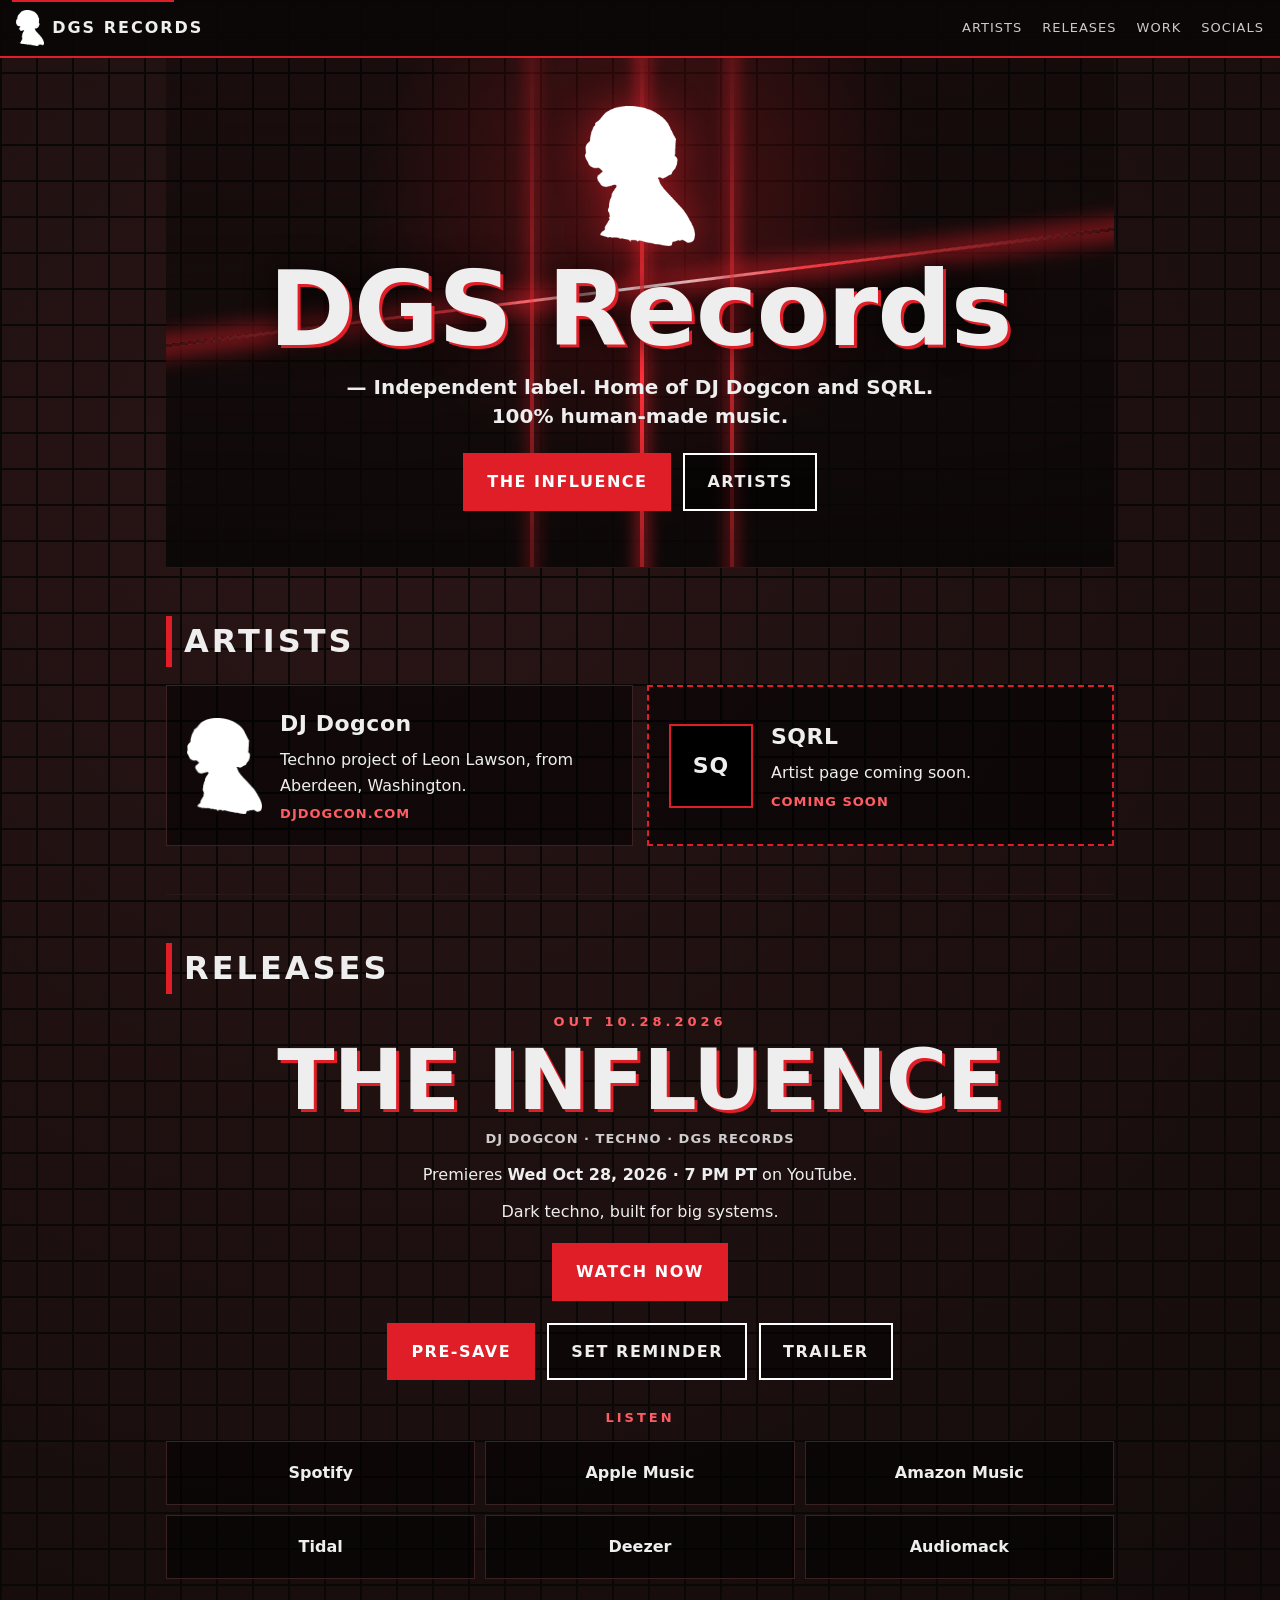
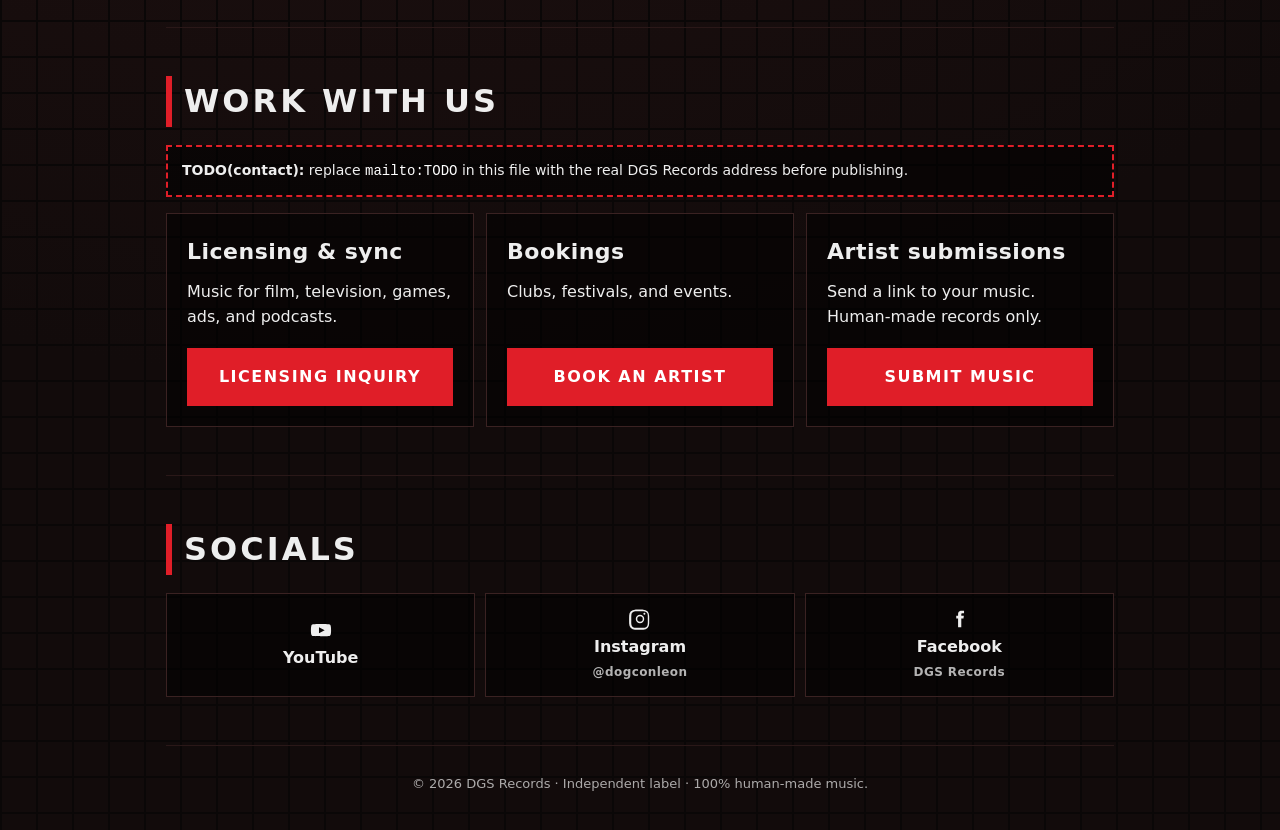
<file: dgs-records-site/index.html>
<!doctype html>
<html lang="en">
<head>
<meta charset="utf-8">
<meta name="viewport" content="width=device-width, initial-scale=1">
<title>DGS Records — Independent label</title>
<meta name="description" content="DGS Records is an independent label. Home of DJ Dogcon and SQRL. 100% human-made music. THE INFLUENCE out 10.28.2026.">
<link rel="canonical" href="https://dgsrecords.com/">
<meta name="theme-color" content="#0e0a0a">
<meta name="color-scheme" content="dark">
<link rel="icon" type="image/png" href="assets/favicon.png">
<link rel="apple-touch-icon" href="assets/apple-touch-icon.png">
<meta property="og:type" content="website">
<meta property="og:url" content="https://dgsrecords.com/">
<meta property="og:title" content="DGS Records — Independent label">
<meta property="og:description" content="Home of DJ Dogcon and SQRL. 100% human-made music. THE INFLUENCE out 10.28.2026.">
<meta property="og:image" content="https://dgsrecords.com/assets/og.jpg">
<meta property="og:image:width" content="1200">
<meta property="og:image:height" content="630">
<meta property="og:image:alt" content="DGS Records dog logo on a black and red label card">
<meta name="twitter:card" content="summary_large_image">
<meta name="twitter:title" content="DGS Records — Independent label">
<meta name="twitter:description" content="Home of DJ Dogcon and SQRL. 100% human-made music. THE INFLUENCE out 10.28.2026.">
<meta name="twitter:image" content="https://dgsrecords.com/assets/og.jpg">
<meta name="twitter:image:alt" content="DGS Records dog logo on a black and red label card">
<script type="application/ld+json">
{
  "@context": "https://schema.org",
  "@graph": [
    {
      "@type": "Organization",
      "@id": "https://dgsrecords.com/#label",
      "name": "DGS Records",
      "url": "https://dgsrecords.com/",
      "description": "Independent label. Home of DJ Dogcon and SQRL. 100% human-made music.",
      "logo": "https://dgsrecords.com/assets/logo.png",
      "sameAs": [
        "https://www.youtube.com/@DJDogcon",
        "https://www.instagram.com/dogconleon/",
        "https://www.facebook.com/profile.php?id=61595674469223"
      ]
    },
    {
      "@type": "MusicGroup",
      "name": "DJ Dogcon",
      "url": "https://djdogcon.com/",
      "genre": "Techno",
      "foundingLocation": {
        "@type": "Place",
        "name": "Aberdeen, Washington, USA"
      },
      "member": {
        "@type": "Person",
        "name": "Leon Lawson"
      },
      "recordLabel": { "@id": "https://dgsrecords.com/#label" }
    },
    {
      "@type": "MusicAlbum",
      "@id": "https://dgsrecords.com/#the-influence",
      "name": "THE INFLUENCE",
      "byArtist": {
        "@type": "MusicGroup",
        "name": "DJ Dogcon",
        "url": "https://djdogcon.com/"
      },
      "genre": "Techno",
      "datePublished": "2026-10-28",
      "albumProductionType": "https://schema.org/StudioAlbum",
      "recordLabel": { "@id": "https://dgsrecords.com/#label" },
      "url": "https://distrokid.com/hyperfollow/djdogcon/the-influence",
      "image": "https://dgsrecords.com/assets/og.jpg"
    },
    {
      "@type": "Event",
      "name": "THE INFLUENCE: YouTube Premiere",
      "startDate": "2026-10-28T19:00-07:00",
      "eventStatus": "https://schema.org/EventScheduled",
      "eventAttendanceMode": "https://schema.org/OnlineEventAttendanceMode",
      "location": {
        "@type": "VirtualLocation",
        "url": "https://youtube.com/watch?v=liufSqOrNbs"
      },
      "description": "Premiere of DJ Dogcon's techno album THE INFLUENCE on YouTube.",
      "performer": {
        "@type": "MusicGroup",
        "name": "DJ Dogcon",
        "url": "https://djdogcon.com/"
      },
      "organizer": { "@id": "https://dgsrecords.com/#label" },
      "workPerformed": { "@id": "https://dgsrecords.com/#the-influence" },
      "offers": {
        "@type": "Offer",
        "price": "0",
        "priceCurrency": "USD",
        "availability": "https://schema.org/InStock",
        "url": "https://youtube.com/watch?v=liufSqOrNbs"
      }
    }
  ]
}
</script>
<link rel="stylesheet" href="style.css">
</head>
<body id="top">
<a class="skip" href="#content">Skip to content</a>
<header class="top">
  <a class="brand" href="#top"><img src="assets/logo.png" alt="" width="36" height="46">DGS RECORDS</a>
  <button class="nav-toggle" type="button" aria-expanded="false" aria-controls="nav">Menu</button>
  <nav id="nav">
    <a href="#artists">Artists</a>
    <a href="#releases">Releases</a>
    <a href="#work">Work</a>
    <a href="#socials">Socials</a>
  </nav>
</header>
<main id="content">
  <section class="hero" aria-labelledby="hero-title">
    <div class="lasers" aria-hidden="true"><span></span><span></span><span></span></div>
    <div class="hero-shade" aria-hidden="true"></div>
    <img class="hero-logo" src="assets/logo.png" alt="" width="140" height="179">
    <h1 id="hero-title">
      <span class="display">DGS Records</span>
      <span class="tagline">— Independent label. Home of DJ Dogcon and SQRL. 100% human-made music.</span>
    </h1>
    <div class="btns">
      <a class="btn red" href="#releases">THE INFLUENCE</a>
      <a class="btn" href="#artists">Artists</a>
    </div>
  </section>

  <section id="artists">
    <h2>Artists</h2>
    <div class="artists">
      <a class="artist" href="https://djdogcon.com">
        <img src="assets/logo.png" alt="" width="84" height="107">
        <div>
          <h3>DJ Dogcon</h3>
          <p>Techno project of Leon Lawson, from Aberdeen, Washington.</p>
          <p class="go">djdogcon.com</p>
        </div>
      </a>
      <article class="artist soon">
        <div class="mark" aria-hidden="true">SQ</div>
        <div>
          <h3>SQRL</h3>
          <p>Artist page coming soon.</p>
          <p class="pill">Coming soon</p>
        </div>
      </article>
    </div>
  </section>

  <section id="releases">
    <h2>Releases</h2>
    <article class="release">
      <p class="kicker">Out 10.28.2026</p>
      <h3>THE INFLUENCE</h3>
      <p class="by">DJ Dogcon · Techno · DGS Records</p>
      <p class="date">Premieres <strong>Wed Oct 28, 2026 · 7 PM PT</strong> on YouTube.</p>
      <p>Dark techno, built for big systems.</p>
      <div id="cd" class="cd" role="group" aria-label="Countdown to the premiere" data-premiere="2026-10-29T02:00:00Z" data-watch="https://youtube.com/watch?v=liufSqOrNbs">
        <div><b data-unit="d">--</b><span>days</span></div>
        <div><b data-unit="h">--</b><span>hrs</span></div>
        <div><b data-unit="m">--</b><span>min</span></div>
        <div><b data-unit="s">--</b><span>sec</span></div>
      </div>
      <div class="btns">
        <a class="btn red" href="https://distrokid.com/hyperfollow/djdogcon/the-influence" target="_blank" rel="noopener">Pre-save</a>
        <a class="btn" href="https://youtube.com/watch?v=liufSqOrNbs" target="_blank" rel="noopener">Set reminder</a>
        <a class="btn" href="https://www.youtube.com/watch?v=vwVBAgu9IuM" target="_blank" rel="noopener">Trailer</a>
      </div>
      <h4>Listen</h4>
      <div class="grid">
        <a href="https://open.spotify.com/artist/47vBdBppuowzfUwpLHa7eW" target="_blank" rel="noopener">Spotify</a>
        <a href="https://music.apple.com/us/search?term=DJ%20Dogcon" target="_blank" rel="noopener">Apple Music</a>
        <a href="https://music.amazon.com/artists/B0H19KYZ1B/dj-dogcon" target="_blank" rel="noopener">Amazon Music</a>
        <a href="https://tidal.com/artist/79355183" target="_blank" rel="noopener">Tidal</a>
        <a href="https://www.deezer.com/us/artist/390213041" target="_blank" rel="noopener">Deezer</a>
        <a href="https://audiomack.com/djdogcon" target="_blank" rel="noopener">Audiomack</a>
      </div>
    </article>
  </section>

  <section id="work">
    <h2>Work with us</h2>
    <!--
      TODO(contact): replace TODO in every mailto:TODO link below with the real
      DGS Records address. One find-and-replace of "mailto:TODO" is enough.
      Do not ship the placeholder.
    -->
    <p class="todo-note"><strong>TODO(contact):</strong> replace <code>mailto:TODO</code> in this file with the real DGS Records address before publishing.</p>
    <div class="services">
      <article class="service">
        <h3>Licensing &amp; sync</h3>
        <p>Music for film, television, games, ads, and podcasts.</p>
        <a class="btn red" href="mailto:TODO?subject=Licensing%20%2F%20sync%20%E2%80%94%20DGS%20Records">Licensing inquiry</a>
      </article>
      <article class="service">
        <h3>Bookings</h3>
        <p>Clubs, festivals, and events.</p>
        <a class="btn red" href="mailto:TODO?subject=Booking%20%E2%80%94%20DGS%20Records">Book an artist</a>
      </article>
      <article class="service">
        <h3>Artist submissions</h3>
        <p>Send a link to your music. Human-made records only.</p>
        <a class="btn red" href="mailto:TODO?subject=Artist%20submission%20%E2%80%94%20DGS%20Records">Submit music</a>
      </article>
    </div>
  </section>

  <section id="socials">
    <h2>Socials</h2>
    <div class="grid socials">
      <a href="https://www.youtube.com/@DJDogcon" target="_blank" rel="noopener">
        <svg viewBox="0 0 24 24" aria-hidden="true"><path d="M23 12.2s0-3.2-.4-4.6c-.2-.9-.9-1.6-1.8-1.8C19.2 5.4 12 5.4 12 5.4s-7.2 0-8.8.4c-.9.2-1.6.9-1.8 1.8C1 9 1 12.2 1 12.2s0 3.2.4 4.6c.2.9.9 1.6 1.8 1.8 1.6.4 8.8.4 8.8.4s7.2 0 8.8-.4c.9-.2 1.6-.9 1.8-1.8.4-1.4.4-4.6.4-4.6zM9.8 15.5v-6.6l6.2 3.3-6.2 3.3z"/></svg>
        YouTube
      </a>
      <a href="https://www.instagram.com/dogconleon/" target="_blank" rel="noopener">
        <svg viewBox="0 0 24 24" aria-hidden="true"><path d="M12 7.4A4.6 4.6 0 1 0 16.6 12 4.6 4.6 0 0 0 12 7.4zm0 7.6A3 3 0 1 1 15 12a3 3 0 0 1-3 3zm5.9-8.8a1.1 1.1 0 1 1-1.1-1.1 1.1 1.1 0 0 1 1.1 1.1zM21.9 8.2a6.5 6.5 0 0 0-1.8-4.6 6.5 6.5 0 0 0-4.6-1.8c-1.8-.1-7.2-.1-9 0A6.5 6.5 0 0 0 2 3.6 6.6 6.6 0 0 0 .2 8.2c-.1 1.8-.1 7.2 0 9a6.5 6.5 0 0 0 1.8 4.6 6.5 6.5 0 0 0 4.6 1.8c1.8.1 7.2.1 9 0a6.5 6.5 0 0 0 4.6-1.8 6.5 6.5 0 0 0 1.8-4.6c.1-1.8.1-7.2 0-9zm-1.8 10.9a3.7 3.7 0 0 1-2.1 2.1c-1.4.6-4.9.4-6.5.4s-5.1.1-6.5-.4a3.7 3.7 0 0 1-2.1-2.1c-.6-1.4-.4-4.9-.4-6.5s-.1-5.1.4-6.5a3.7 3.7 0 0 1 2.1-2.1c1.4-.6 4.9-.4 6.5-.4s5.1-.1 6.5.4a3.7 3.7 0 0 1 2.1 2.1c.6 1.4.4 4.9.4 6.5s.2 5.1-.4 6.5z"/></svg>
        Instagram
        <span>@dogconleon</span>
      </a>
      <a href="https://www.facebook.com/profile.php?id=61595674469223" target="_blank" rel="noopener">
        <svg viewBox="0 0 24 24" aria-hidden="true"><path d="M14.5 8.5V6.8c0-.7.5-1 1.2-1h1.8V3h-2.5C11.8 3 11 5 11 6.6v1.9H9v3h2V21h3.5v-9.5h2.4l.4-3h-2.8z"/></svg>
        Facebook
        <span>DGS Records</span>
      </a>
    </div>
  </section>
</main>
<footer>
  <p>© 2026 DGS Records · Independent label · 100% human-made music.</p>
</footer>
<script src="js/main.js"></script>
</body>
</html>
</file>
<file: dgs-records-site/style.css>
*{box-sizing:border-box;margin:0}
:root{
  --red:#e01e28;
  --red-text:#ff5c63;
  --bg:#0e0a0a;
  --brick:#1d1111;
  --mortar:#0a0707;
  --line:#3a2222;
}
html{scroll-behavior:smooth}
body{
  font:16px/1.6 system-ui,-apple-system,"Segoe UI",Roboto,sans-serif;
  color:#eee;
  background-color:var(--mortar);
  background-image:
    linear-gradient(var(--mortar) 2px,transparent 2px),
    linear-gradient(90deg,var(--mortar) 2px,transparent 2px),
    linear-gradient(90deg,var(--mortar) 2px,transparent 2px),
    radial-gradient(circle at 30% 20%,#2a1515,#120b0b 70%);
  background-size:100% 36px,72px 72px,72px 72px,cover;
  background-position:0 0,0 0,36px 36px,0 0;
}
img{max-width:100%;height:auto}
a{color:inherit}
code{font-family:ui-monospace,SFMono-Regular,Menlo,Consolas,monospace;color:#fff}
.skip{
  position:absolute;left:12px;top:-40px;z-index:9;
  background:var(--red);color:#fff;padding:8px 12px;font-weight:800;text-decoration:none;
}
.skip:focus{top:8px}
.top{
  position:sticky;top:0;z-index:5;
  display:flex;justify-content:space-between;align-items:center;gap:8px 16px;
  padding:10px 16px;background:rgba(10,7,7,.92);border-bottom:2px solid var(--red);
}
.brand{display:flex;align-items:center;gap:8px;font-weight:900;letter-spacing:2px;text-decoration:none}
.brand img{height:36px;width:auto}
nav{display:flex;gap:16px;font-size:13px;text-transform:uppercase;letter-spacing:1px}
nav a{text-decoration:none;opacity:.85}
nav a:hover{color:var(--red-text);opacity:1}
.nav-toggle{
  display:none;
  padding:8px 14px;border:2px solid #fff;background:#000;color:#fff;
  font:inherit;font-size:13px;font-weight:800;letter-spacing:1px;text-transform:uppercase;cursor:pointer;
}
main{max-width:980px;margin:0 auto;padding:0 16px}
section{padding:48px 0;border-bottom:1px solid #2a1818;scroll-margin-top:72px}
.hero{
  text-align:center;padding:48px 0 56px;position:relative;overflow:hidden;isolation:isolate;
}
.lasers{position:absolute;inset:-15% -10%;z-index:-1;pointer-events:none;mix-blend-mode:screen}
.lasers::before{
  content:"";position:absolute;left:-20%;top:46%;width:140%;height:3px;
  background:linear-gradient(90deg,transparent,rgba(224,30,40,.2),#ff3b44 40%,#fff 50%,#ff3b44 60%,rgba(224,30,40,.2),transparent);
  box-shadow:0 0 22px 6px rgba(224,30,40,.75);
  transform:rotate(-7deg);
}
.lasers span{
  position:absolute;left:50%;top:-20%;width:4px;height:160%;
  background:linear-gradient(transparent,rgba(255,40,50,.05) 10%,#ff2a32 50%,rgba(255,40,50,.05) 90%,transparent);
  box-shadow:0 0 16px 3px rgba(224,30,40,.7);
  transform-origin:50% 0;
}
.lasers span:nth-child(1){animation:beam 8s ease-in-out infinite}
.lasers span:nth-child(2){margin-left:90px;opacity:.7;animation:beam 11s ease-in-out infinite reverse}
.lasers span:nth-child(3){margin-left:-110px;opacity:.55;animation:beam 13s ease-in-out infinite}
.hero-shade{
  position:absolute;inset:0;z-index:-2;
  background:
    radial-gradient(circle at 50% 28%,rgba(224,30,40,.28),transparent 46%),
    linear-gradient(rgba(0,0,0,.25),rgba(10,7,7,.9));
}
@keyframes beam{
  0%,100%{transform:rotate(-32deg)}
  50%{transform:rotate(32deg)}
}
.hero-logo{height:140px;width:auto;filter:drop-shadow(0 0 18px rgba(224,30,40,.5))}
h1{margin-top:8px}
.display{
  display:block;
  font-size:clamp(48px,12vw,104px);line-height:.92;font-weight:900;letter-spacing:-1px;
  text-shadow:3px 3px 0 var(--red),0 0 30px rgba(0,0,0,.8);
}
.tagline{
  display:block;max-width:38rem;margin:16px auto 0;
  font-size:clamp(16px,2.4vw,20px);font-weight:600;line-height:1.45;letter-spacing:0;
  text-shadow:none;
}
.kicker{color:var(--red-text);text-transform:uppercase;letter-spacing:4px;font-weight:700;font-size:13px}
.btns{display:flex;flex-wrap:wrap;justify-content:center;gap:12px;margin:22px 0 0}
.btn{
  display:inline-block;padding:14px 22px;border:2px solid #fff;
  font-weight:800;text-transform:uppercase;letter-spacing:1.5px;text-decoration:none;
  background:rgba(0,0,0,.5);text-align:center;
}
.btn.red{background:var(--red);border-color:var(--red);color:#fff}
.btn:hover{transform:translateY(-2px)}
a:focus-visible,button:focus-visible{outline:2px solid #fff;outline-offset:3px}
h2{
  font-size:clamp(26px,5vw,32px);text-transform:uppercase;letter-spacing:3px;
  margin-bottom:18px;border-left:6px solid var(--red);padding-left:12px;
}
h3{font-size:22px;letter-spacing:.5px}
.artists{display:grid;grid-template-columns:1fr;gap:14px}
.artist{
  display:flex;align-items:center;gap:18px;
  background:rgba(0,0,0,.55);border:1px solid var(--line);padding:20px;text-decoration:none;
}
a.artist:hover{border-color:var(--red);color:var(--red-text)}
.artist img{height:96px;width:auto;flex:0 0 auto}
.artist p{margin-top:6px}
.artist.soon{border:2px dashed var(--red)}
.mark{
  width:84px;height:84px;flex:0 0 auto;display:grid;place-items:center;
  border:2px solid var(--red);background:#000;font-weight:900;letter-spacing:1px;font-size:22px;
}
.go,.pill{font-weight:800;letter-spacing:1px;text-transform:uppercase;font-size:13px;color:var(--red-text)}
.release{text-align:center}
.release h3{
  font-size:clamp(40px,10vw,84px);line-height:.95;font-weight:900;letter-spacing:-1px;
  text-shadow:3px 3px 0 var(--red);margin:8px 0;
}
.by{opacity:.85;letter-spacing:1px;text-transform:uppercase;font-size:13px;font-weight:700}
.date{margin:12px 0}
.cd{display:flex;justify-content:center;flex-wrap:wrap;gap:10px;margin:18px 0}
.cd div{background:rgba(0,0,0,.6);border:1px solid var(--red);padding:8px 0;width:70px}
.cd b{display:block;font-size:28px;font-variant-numeric:tabular-nums}
.cd span{font-size:11px;text-transform:uppercase;letter-spacing:2px;opacity:.7}
.release h4{
  margin:28px 0 12px;font-size:13px;letter-spacing:3px;text-transform:uppercase;color:var(--red-text);
}
.grid{display:grid;grid-template-columns:repeat(2,1fr);gap:10px}
.grid a{
  display:flex;flex-direction:column;align-items:center;justify-content:center;gap:4px;
  min-height:64px;padding:14px;text-align:center;font-weight:700;text-decoration:none;
  background:rgba(0,0,0,.55);border:1px solid var(--line);
}
.grid a:hover{border-color:var(--red);color:var(--red-text)}
.grid a span{display:block;font-size:12px;font-weight:600;letter-spacing:.4px;opacity:.75}
.grid svg{width:22px;height:22px;fill:currentColor}
.todo-note{
  margin-bottom:16px;padding:12px 14px;background:rgba(0,0,0,.55);
  border:2px dashed var(--red);font-size:14px;
}
.services{display:grid;grid-template-columns:1fr;gap:12px}
.service{
  display:flex;flex-direction:column;align-items:flex-start;gap:10px;
  background:rgba(0,0,0,.55);border:1px solid var(--line);padding:20px;
}
.service p{flex:1}
.service .btn{margin-top:8px;width:100%}
footer{text-align:center;padding:28px 16px 36px;font-size:13px;opacity:.7}
@media(min-width:700px){
  .artists{grid-template-columns:1fr 1fr}
  .services,.grid,.socials{grid-template-columns:repeat(3,1fr)}
  nav{gap:20px}
}
@media(max-width:699px){
  .socials{grid-template-columns:1fr}
  .nav-toggle{display:inline-block;flex:0 0 auto}
  .top{flex-wrap:wrap}
  nav{display:none;width:100%;flex-direction:column;gap:10px;padding:8px 0 4px}
  nav.is-open{display:flex}
  .artist{align-items:flex-start}
}
@media(prefers-reduced-motion:reduce){
  html{scroll-behavior:auto}
  .lasers span{animation:none;opacity:.45}
  .btn:hover{transform:none}
}
</file>
